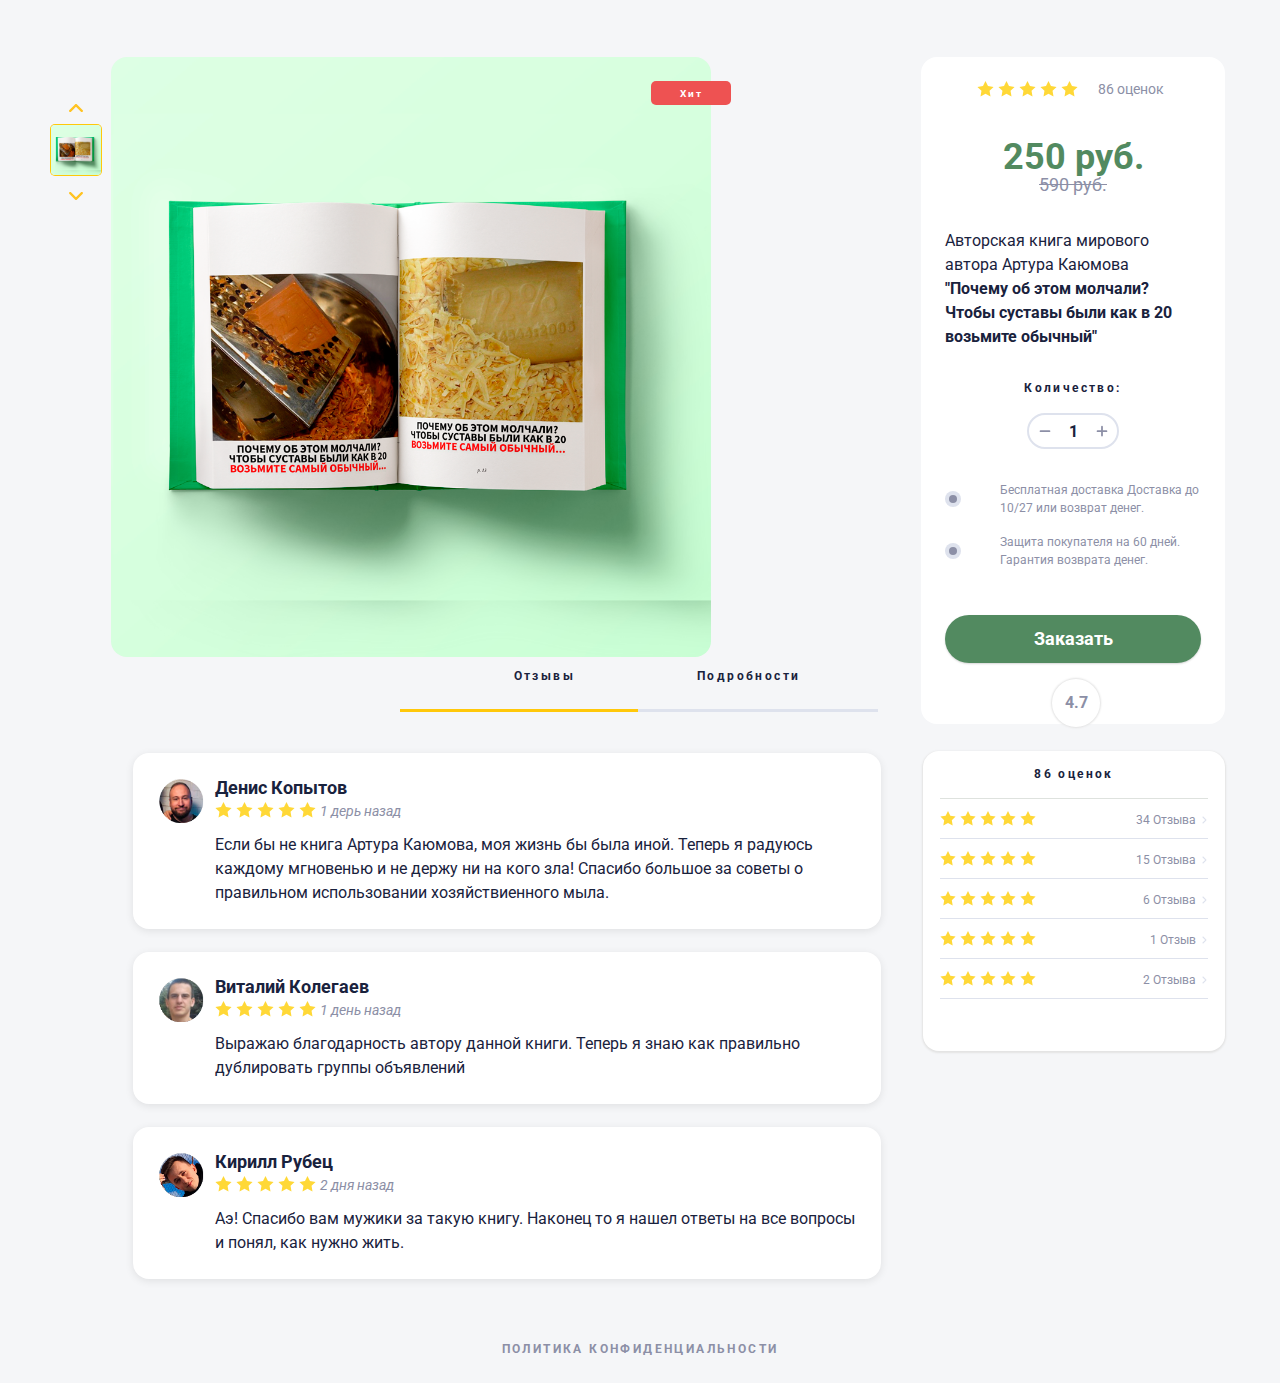
<file: safepage.html>
<!DOCTYPE html>
<html>
<head>
    <meta charset="utf-8">
    <meta name="viewport" content="width=device-width, initial-scale=1.0">
    <meta http-equiv="X-UA-Compatible" content="ie=edge">
    <title>Sihir Perubahan Warna Keramik Cangkir Panas Sensitif Mug Dua Belas Rasi Bintang Suhu Berubah Cokelat
        Kehitaman Mug Hadiah</title>
    <link href="https://fonts.googleapis.com/css?family=Roboto:400,700&display=swap" rel="stylesheet">
    <link href="css1/style1.css" rel="stylesheet">
    <script src="https://code.jquery.com/jquery-3.4.1.slim.min.js"></script>
<!--- Скрипт блокировки скролла-->
    <script>
        $(document).ready(function () {
            function scrollTo(hash) {
                location.hash = "#" + hash;
            }

            var c = $('#disable_bl').offset().top;

            scrollTo('disable_bl');
            $(window).scroll(function () {
                if ($(window).scrollTop() <= c) {
                    $('html,body').animate({scrollTop: $('#disable_bl').offset().top}, 0);
                }
            })
        })</script>
        <!--- Скрипт блокировки скролла-->
</head>
<body>
<div class="all">
    <div class="main-block">
        <div class="sell_block">

            <header>

                <div class="photo">
                    <div class="popular popular-hide">
                        <p>Хит</p>
                    </div>
                    <div class="pic">
                        <img src="image1/1.png" class="main-photo">
                    </div>
                    <div class="image-slider">
                        <img src="image1/image1/left-arrow.svg" class="left-arrow" alt="">
                        <img class='image_thumb active' src='image1/1.png'>

                        <!-- NEW IMAGE -->
                        <img src="image1/image1/right-arrow.svg" class="right-arrow" alt="">


                    </div>


                </div>
                <div class="info">
                    <div class="info-stars">
                        <div class="stars">
                            <img src="image1/image1/star.svg" alt="">
                            <img src="image1/image1/star.svg" alt="">
                            <img src="image1/image1/star.svg" alt="">
                            <img src="image1/image1/star.svg" alt="">
                            <img src="image1/image1/star.svg" class="last" alt="">
                            <span class="statReviews">86 оценок</span>
                        </div>
                    </div>
                    <div class="title">
                        <p class="price"><span class="newPrice"> 250 руб. </span><span></span></p>
                        <p class="low-price"><span class="oldPrice"> 590 руб. </span><span></span></p>
                        <div class="block-of-prod-info">
                            <p class="product-info">Авторская книга мирового автора Артура Каюмова </br> <b>"Почему об
                                этом молчали? Чтобы суставы были как в 20 возьмите обычный"</b></p>
                        </div>
                        <p class="quantity">Количество:</p>
                        <div class="add-block">
                            <img src="image1/image1/invalid-name1-1.svg" class="minus" alt="">
                            <span class="count">1</span>
                            <img src="image1/image1/invalid-name1.svg" class="plus" alt="">
                        </div>
                        <div>
                            <div class="guar guar1">
                                <img src="image1/image1/circle.svg" class="guarantees-img1" alt="">
                                <p class="guarantees guarantees1">Бесплатная доставка Доставка до 10/27 или возврат
                                    денег.</p>
                            </div>
                            <div class="guar">
                                <img src="image1/image1/circle.svg" class="guarantees-img2" alt="">
                                <p class="guarantees guarantees2">Защита покупателя на 60 дней. Гарантия возврата
                                    денег.</p>
                            </div>
                        </div>
                        <a href="subscribe.html" style="text-decoration:none">
                            <div class="button">
                                <p>Заказать</p>
                            </div>
                        </a>
                    </div>
                </div>

            </header>
        </div>
        <div class="s0">
            <div class="change-blocks">
                <div class="change-block change-block-reviews">
                    <p class="reviews">Отзывы</p>
                    <div class="shape shape1" id='now'></div>
                </div>
                <div class="change-block change-block-details">
                    <p class="details">Подробности</p>
                    <div class="shape shape2"></div>
                </div>
            </div>
            <div class="Rating">
                <div class="bigstar">
                    <p>4.7</p>
                </div>
                <div class="rating">
                    <div class="rating-header">
                        <p>86 оценок</p>

                    </div>
                    <div class="rating-content">
                        <div class="stars-persant">
                            <img src="image1/image1/star.svg" alt="">
                            <img src="image1/image1/star.svg" alt="">
                            <img src="image1/image1/star.svg" alt="">
                            <img src="image1/image1/star.svg" alt="">
                            <img src="image1/image1/star.svg" alt="">
                            <div class="right">
                                <p>34 Отзыва</p>
                                <img src="image1/image1/right-grey-arrow.svg" class="grey-arrow" alt="">
                            </div>
                        </div>

                        <div class="stars-persant">
                            <img src="image1/image1/star.svg" alt="">
                            <img src="image1/image1/star.svg" alt="">
                            <img src="image1/image1/star.svg" alt="">
                            <img src="image1/image1/star.svg" alt="">
                            <img src="image1/image1/star.svg" alt="">
                            <div class="right">
                                <p>15 Отзыва</p>
                                <img src="image1/image1/right-grey-arrow.svg" class="grey-arrow" alt="">
                            </div>
                        </div>
                        <div class="stars-persant">
                            <img src="image1/image1/star.svg" alt="">
                            <img src="image1/image1/star.svg" alt="">
                            <img src="image1/image1/star.svg" alt="">
                            <img src="image1/image1/star.svg" alt="">
                            <img src="image1/image1/star.svg" alt="">
                            <div class="right">
                                <p>6 Отзыва</p>
                                <img src="image1/image1/right-grey-arrow.svg" class="grey-arrow" alt="">
                            </div>
                        </div>
                        <div class="stars-persant">
                            <img src="image1/image1/star.svg" alt="">
                            <img src="image1/image1/star.svg" alt="">
                            <img src="image1/image1/star.svg" alt="">
                            <img src="image1/image1/star.svg" alt="">
                            <img src="image1/image1/star.svg" alt="">
                            <div class="right">
                                <p>1 Отзыв</p>
                                <img src="image1/image1/right-grey-arrow.svg" class="grey-arrow" alt="">
                            </div>
                        </div>
                        <div class="stars-persant">
                            <img src="image1/image1/star.svg" alt="">
                            <img src="image1/image1/star.svg" alt="">
                            <img src="image1/image1/star.svg" alt="">
                            <img src="image1/image1/star.svg" alt="">
                            <img src="image1/image1/star.svg" alt="">
                            <div class="right">
                                <p>2 Отзыва</p>
                                <img src="image1/image1/right-grey-arrow.svg" class="grey-arrow" alt="">
                            </div>
                        </div>
                    </div>
                </div>
            </div>

        </div>
        <div class="Reviews">
            <div class="comments">


                <div class="comment  white_comment">
                    <img src="image1/ava1.png" class="ava" alt="">
                    <p class="name">Денис Копытов</p>
                    <div class="stars1">
                        <img src="image1/star.svg" alt="">
                        <img src="image1/star.svg" alt="">
                        <img src="image1/star.svg" alt="">
                        <img src="image1/star.svg" alt="">
                        <img src="image1/star.svg" class="last" alt="">
                        <span>1 дерь назад</span>
                    </div>
                    <p class="comment-content">Если бы не книга Артура Каюмова, моя жизнь бы была иной. Теперь я радуюсь
                        каждому мгновенью и не держу ни на кого зла! Спасибо большое за советы о правильном
                        использовании хозяйствиенного мыла.</p></div>

                <div class="comment  white_comment">
                    <img src="image1/ava2.png" class="ava" alt="">
                    <p class="name">Виталий Колегаев</p>
                    <div class="stars1">
                        <img src="image1/star.svg" alt="">
                        <img src="image1/star.svg" alt="">
                        <img src="image1/star.svg" alt="">
                        <img src="image1/star.svg" alt="">
                        <img src="image1/star.svg" class="last" alt="">
                        <span>1 день назад</span>
                    </div>
                    <p class="comment-content">Выражаю благодарность автору данной книги. Теперь я знаю как правильно
                        дублировать группы объявлений</p></div>

                <div class="comment  white_comment">
                    <img src="image1/ava3.png" class="ava" alt="">
                    <p class="name">Кирилл Рубец</p>
                    <div class="stars1">
                        <img src="image1/star.svg" alt="">
                        <img src="image1/star.svg" alt="">
                        <img src="image1/star.svg" alt="">
                        <img src="image1/star.svg" alt="">
                        <img src="image1/star.svg" class="last" alt="">
                        <span>2 дня назад</span>
                    </div>
                    <p class="comment-content">Аэ! Спасибо вам мужики за такую книгу. Наконец то я нашел ответы на все
                        вопросы и понял, как нужно жить.</p></div>
                <!-- NEW COMMENT -->
            </div>
        </div>
        <div class="Details" style="display: none">
            <p><span class="grey-color"> - Nama Merek: </span> NoEnName_Null </p>
            <p><span class="grey-color"> - Bahan: </span> Керамик </p>
            <p><span class="grey-color"> - Tipe Keramik: </span> Porselen </p>
            <p><span class="grey-color"> - Spesifikasi: </span> 1 </p>
            <p><span class="grey-color"> - Сертификаты: </span> CE /EU </p>
            <p><span class="grey-color"> - Сертификаты: </span> CIQ </p>
            <p><span class="grey-color"> - Сертификаты: </span> EEC </p>
            <p><span class="grey-color"> - Сертификаты: </span> FDA </p>
            <p><span class="grey-color"> - Сертификаты: </span> LFGB </p>
            <p><span class="grey-color"> - Сертификаты: </span> SGS </p>
            <p><span class="grey-color"> - Аксесорис: </span> Танпа Апа-Апа </p>
            <p><span class="grey-color"> - Фитур: </span> Рама Лингкунган </p>
            <p><span class="grey-color"> - Fitur: </span> Persediaan </p>
            <p><span class="grey-color"> - Дженис: </span> кружка Копи </p>
            <p><span class="grey-color"> - Gaya: </span> Креатиф </p>
            <p><span class="grey-color"> - Бентук Багян: </span> Пеганган </p>
            <p><span class="grey-color"> - Номорская модель: </span> B065122 </p>
            <!--newDet-->
        </div>


        <div style="clear: both;"></div>
    </div>
</div>
<a href="policy.html" style="text-decoration: none;"><p class="privacy">ПОЛИТИКА КОНФИДЕНЦИАЛЬНОСТИ</p></a>
</file>
<file: css1/style1.css>
.grey-color{
     color: #bbbbbb;
}
body{
    padding: 64px 20px 0 20px;
    margin: 0;
    font-family: 'Roboto', sans-serif;
        background-color: #f5f6f8;
}
.main-block{
    max-width: 1266px;
    border-radius: 16px;
    padding: 16px 31px;
    margin-left: auto;
    margin-right: auto;
}
.sell_block{
    margin-bottom: 96px;
}
header{
    min-height: 50px;
}
.main-photo{
    display: block;
    max-width: 688px;
    width:100%;
    border-radius: 16px;
}
.image_thumb{
    max-width: 80px;
    border-radius: 4px;
    margin-right: 0px;
    margin-bottom: 10px;
    border-radius: 4px;
    box-shadow: 0 0 0 1px #e3e3e3;
    display: block;

}
.left-arrow{
    transform: rotate(90deg);
    width: 14px;
    margin-bottom: 18px;
    margin-left: auto;
    margin-right: auto;
    margin-top: 14px;
    display: block;
    margin-bottom: 10px;
}
.right-arrow{
    transform: rotate(90deg);
    width: 14px;
    margin-left: auto;
    margin-right: auto;

    margin-bottom: 18px;
    margin-top: 14px;
    display: block;
}
.active{
    box-shadow: 0 0 0 1px #ffc80a;
}
.image_thumb:last-child{
    margin-right: 0px;
}
.photo{
    position: relative;
    display: block;
    max-width: 900px;
    width:100%;
    height: 667px;
    float: left;
    margin-right: 40px;
}
.image-slider{
    text-align: center;
    display: inline;
    float: left;
    bottom: 24px;
    margin-left: 100px;
    margin-top: 30px;
}
.pic{
    display: inline;
    float: right;
    max-width: 667px;
    width:100%;
}
.info{
    background: #fff;
    border-radius: 16px;
    float: right;
    max-width: 256px;
    padding: 24px 24px 35px 24px;
    width: 100%;
    min-height: 608px;
    margin-right: 18px;
}
.info-stars{
    display: block;
    height: 24px;
    margin-bottom: 40px;
    text-align: center;
}
.stars{
    float:left;
    height: 20px;
    padding-bottom: 5px;
    width: 250px;
    display: block;
}
.stars span{
    vertical-align: top;
    font-size: 14px;
    line-height: 1.14;
    display: inline-block;
    height: 5px;
    padding-top:1px;
    color: #8c8fa6;

}
.stars img{
    display: inline-block;
    margin-top: 0px;
    height: 16px;
    width: 17px;
    margin-right: 0px;
}
.stars .last{
    margin-right: 16px;
}
.popular p{
    font-size: 10px;
    font-weight: bold;
    letter-spacing: 2px;
    text-align: center;
    color: #ffffff;
    margin: 0;
}
.popular{
    width: 80px;
    padding-top: 7px;
  height: 17px;
  border-radius: 5px;
  background-color: #ee5252;
    float: right;
}
.price{
    font-size: 36px;
    font-weight: bold;
    line-height: 0.89;
    margin-bottom: 0;
    text-align: center;
    color: #528a60;
}
.low-price{
    line-height: 1;
    margin-top: 0;
    margin-bottom: 32px;
    text-decoration: line-through;
    font-size: 18px;
    line-height: 1.33;
    text-align: center;
    color: #8c8fa6;
}
.block-of-prod-info{
    display: block;
    max-width: 400px;
    margin-bottom: 32px;
}
.product-info{
    font-size: 16px;
    line-height: 1.5;
    color: #19223d;
    margin: 0;
}
.quantity{
    font-size: 12px;
    font-weight: bold;
    line-height: 1.33;
    letter-spacing: 2.4px;
    color: #19223d;
    margin-top: 0;
    text-align: center;
    margin-bottom: 16px;
}
.add-block{
    display: block;
    margin-left: auto;
    margin-right: auto;
    width: 88px;
  height: 32px;
  border: solid 2px #dee2ed;
    margin-bottom: 32px;
    text-align: center;
    border-radius: 24px;
}
.add-block img{
    width: 30px;
    margin-top: 2px;

}
.add-block span{
    vertical-align: top;
    height: 5px;
    display:inline-block;
    padding-top:7px;
    margin-left: 5px;
    margin-right: 5px;
    font-size: 16px;
    font-weight: bold;
    color: #19223d;
}
.guarantees-img1{
    float: left;
    margin-top: 10px;
}
.guarantees-img2{
    float: left;
    margin-left: 0px;
    margin-top: 10px;

}
.guarantees{
    font-size: 12px;
    line-height: 1.5;
    color: #8c8fa6;
}
.guar{
    display: block;
}
.guar1{
    margin-bottom: 16px;
}
.guarantees1{
    margin: 0 0 0 55px;
}
.guarantees2{
    margin: 0 0 0 55px;
}
.button{
display: block;
margin-left: auto;
margin-right: auto;
  margin-top: 46px;
  padding-top: 13px;
  border-radius: 5px;
  width: 256px;
  height: 35px;
  border-radius: 24px;
  box-shadow: 0 1px 2px 0 rgba(0, 0, 0, 0.16);
  background-color: #528a60;
}
.button p{
    margin: 0;
    text-align: center;
    font-size: 18px;
    font-weight: bold;
    text-align: center;
    color: #ffffff;
}
.Reviews{
    float: left;
    max-width: 823px;
    width: 100%;
}
.comment{
    width: 700px;
    margin-left: 82px;
    display: block;
    margin-bottom: 23px;

}
.white_comment{
    background: #fff;
    padding: 24px;
    border-radius: 16px;
    box-shadow: 0 2px 8px 0 rgba(0, 0, 0, 0.09);
}
.comment .ava{
    float: left;
    border-radius: 50%;
    width: 48px;
}
.comment p{
    margin-left: 58px;
    margin-top: 6px;
}
.comment .stars1{
    height: 20px;
    padding-bottom: 5px;
    width: 250px;
    display: block;
    margin-left: 58px;
}
.comment .name{
    margin-left: 58px;
    font-size: 18px;
    font-weight: bold;
    color: #19223d;
    margin-top: 0;
    margin-bottom: 4px;
}
.stars1 span{
    vertical-align: top;
    font-size: 14px;
    line-height: 1.14;
    display: inline-block;
    height: 5px;
    padding-top:2px;
    color: #8c8fa6;
    font-style: italic;
    margin: 0;

}
.stars1 img{
    display: inline-block;
    margin-top: 0px;
    height: 16px;
    width: 17px;
    margin-right: 0px;
}
.comment .comment-content{
    font-size: 16px;
    line-height: 1.5;
    color: #19223d;
    margin-bottom: 0;
}
.s0{
    display: block;
}
.com_bl{
    display: block;
    float: left;
    position: relative;
    top: 61px;
    margin-top: -40px
}
.block_star{
    display: block;
}
.com_bl p{
    display: block;
    margin-left: 0;
    color: #8c8fa6;
    vertical-align: center;
    margin-bottom: 8px;
}
.change-blocks{
    display: block;
    margin-left: auto;
    margin-right: auto;
    width: 480px;
    margin-bottom: 37px;
}
.change-block{
    display: inline-block;
    max-width: 234px;
    cursor: pointer;

}
.change-block-reviews, .change-block-details{
    outline: none;
    -webkit-tap-highlight-color: rgba(0, 0, 0, 0);
}
.change-buttons{
    display: block;
    max-width: 234px;
    margin-left: auto;
    margin-right: auto;
}
.shape{
    display: inline-block;
    width: 240px;
    height: 3px;
    background-color: #dee2ed;
    margin-right: -4px;

}
#now{
    background-color: #ffc80a;
}
.popular-hide{
    display: block;
    top: 24px;
    left: 205px;
    position: absolute;
}
.details, .reviews{
    display: block;
    float: left;
    margin-left: 59px;
    font-size: 12px;
    font-weight: bold;
    line-height: 1.33;
    letter-spacing: 2.4px;
    color: #19223d;
}
.reviews{
    float: right;
    margin-right: 59px;
}
.Details{
    float: unset;
    margin-left: 105px;
    max-width: 718px;
    padding: 24px;
    border-radius: 16px;
    background: #fff;
    box-shadow: 0 2px 8px 0 rgba(0, 0, 0, 0.09);
    margin-top: 0px;
}
.Details p {
    margin: 0;
}
.Rating{
    float: right;
    position: relative;
    top: -90px;
    width: 316px;
    height: 400px;
    border-radius: 16px;

}
.Rating .bigstar{
    width: 48px;
  height: 48px;
  display: block;
  margin-left: auto;
  margin-right: auto;
  margin-bottom: 24px;
  background-color: #ffffff;
  text-align: center;
  border-radius: 50%;
  box-shadow: 0 0 2px 1px #e3e3e3;
}
.Rating .bigstar img{
    margin-top: 14px;
    margin-left: 1px;
}
.Rating .bigstar p{
    line-height: 3;
    color: #8c8fa6;
    font-size: 16px;
    font-weight: bold;
}
.rating{
    width: 268px;
    height: 300px;
    padding-left: 17px;
    padding-right: 17px;
    border-radius: 16px;
    background-color: #ffffff;
    box-shadow:  0px 1px 2px 1px #e3e3e3
}
.rating-header{
    border-bottom: 1px solid #dee2de;
    padding-bottom: 15px;
    padding-top: 16px;
}
.rating-header p, .rating-header img{

}
.rating-header p{
    margin-top: 0;
    margin-bottom: 0px;
    font-size: 12px;
    font-weight: bold;
    line-height: 1.33;
    letter-spacing: 2.4px;
    text-align: center;
    color: #19223d;
}
.rating-header img{
    height: 16px;
    width: 17px;
}
.stars-persant{
    margin-top: 12px;
    padding-bottom: 8px;
    border-bottom: 1px solid #dee2ed;
}
.stars-persant .grey-arrow{
    display: inline;
    height: 12px;
    width: 7px;
    vertical-align: center
}
.rating-content .stars-persant p:first-child{
    margin-top: 24px;
}
.stars-persant .right{
    float: right;
}
.rating-content .stars-persant p{
    display: inline;
    font-size: 12px;
    line-height: 1.5;

    margin-right: 1px;
    color: #8c8fa6;
    vertical-align: top;
    margin-left: 24px;
    margin-bottom: 5px;
}
.rating-content .stars-persant p span{
    color: #bbbbbb;
}

.privacy{
    font-size: 12px;
    font-weight: bold;
    line-height: 1.33;
    margin-top: 24px;
    margin-bottom: 25px;
    letter-spacing: 2.4px;
    text-align: center;
    color: #8c8fa6;
}
/*FORM*/

.form{
    max-width: 500px;
    width: 290px;
    height: 380px;
    background: #fff;
    position: fixed;
    top: 50%;
    margin-top: -250px;
    left: 50%;
    margin-left: -145px;
    border-radius: 16px;
    box-shadow: 0 0 2px 1px #dee2de;
    text-align: center;
    color: #19223d;
    padding-top: 120px
}
.form div{
    position: relative;
}
.form input{
    width: 250px;
    height: 30px;
    border-radius: 4px;
    border: solid 1px #ff4a5d;
    background-color: #ffffff;
    margin-top: 10px;
    margin-bottom: 24px;
    font-size: 16px;
    padding-left: 3px
}
.opac{
    opacity: 0.1;
    position: fixed;
}
.form .button2{
    width: 184px;
    height: 37px;
    margin-top: 46px;
    border-radius: 5px;
    box-shadow: 0 1px 2px 0 rgba(0, 0, 0, 0.16);
    background-color: #ff4a5d;
    color: #fff;
    font-size: 18px;
}
.cross{
    position: absolute;
    top: -110px;
    right: 10px;;
}

/*FORM*/
@media(max-width:1376px){
    .photo{
        width: 820px;
    }
    .image-slider{
        margin-left: 40px;
    }
    .popular-hide{
        left: unset;
        right: -20px;;
    }
}
@media(max-width:1368px){
    .image-slider{
        margin-left: 0px;
    }
    .image_thumb{
        width: 50px;
    }
    .pic{
        max-width: 600px;;
    }

    .main-photo{
        display: block;
        max-width: 600px;
        width:100%;
        border-radius: 16px;
    }
    .Rating{
        width: 306px
    }
    .photo{
        position: relative;
        display: block;
        max-width: 660px;
        width:100%;
        height: 600px;
        float: left;
        margin-right: 60px;
    }
    .info-stars{
        margin-bottom: 30px;
    }
    .info{
        float: right;

        width: 100%;
        margin-right: 4px;
    }
}
@media(max-width:1308px){
    body{
        padding: 41px 20px 0 20px
    }
    .info{
        float: right;

        width: 100%;

    }
    .Details{
        max-width: 650px;;
    }
    .photo{
        margin-right: 40px;
    }
    .sell_block{
        margin-bottom: 60px;
    }
}
@media(max-width: 1238px){
    .info{
        float: right;
        width: 100%;

    }
    .Reviews{
        float: left;
        max-width: 683px;
        width: auto;
    }
    .Details{
        max-width: 600px;;
    }
    .comment{
        width: 660px;
        margin-left: 52px;
        display: block;
        margin-bottom: 23px;
    }
    .Details{
        max-width: 600px;;
    }
}
@media(max-width: 1196px){
    .info{
        float: right;

        width: 100%;

    }


    .comment{
        width: 600px;
        margin-left: 52px;
        display: block;
        margin-bottom: 23px;
    }
    .Details{
        max-width: 600px;;
    }
}
@media(max-width:1172px){
    .pic{
        float: unset;
    }
    .left-arrow{
        transform: rotate(0);
        display: inline;
        margin-bottom: 28px;

    }
    .right-arrow{
        transform: rotate(0);
        display: inline;
        margin-bottom: 28px
    }

    .image-slider{
        height: 50px;
        position: unset;
        margin-top: 10px;
        display: block;
        float: unset;
    }
    .image_thumb{
        display: inline;
    }
    .photo{
        max-width: 550px;;
        margin-right: 20px;
    }
    .info{
        float: right;

        width: 100%;
    }
    .Details{
        max-width: 560px;
        margin-left: 60px;
    }
}
@media(max-width:1082px){

    .photo{
        max-width: 500px;;
        margin-right: 20px;
    }
    .sell_block{
        margin-bottom: 40px;
    }
    .comment{
        width: 500px;
        margin-left: 32px;
        display: block;
        margin-bottom: 23px;

    }
    .Details{
        max-width: 500px;
        margin-left: 40px;
    }
}
@media(max-width:1028px){

    .photo{
        max-width: 450px;
        height: 550px;
        margin-right: 20px;
    }
    .info{
        float: right;

        width: 100%;

    }
    .add-block{
        margin-bottom: 24px
    }
    .block-of-prod-info{
        margin-bottom: 24px;
    }
    .sell_block{
        margin-bottom: 0px;
    }
    .guarantees{
        font-size: 14px;
    }
    .button{
        margin-top: 30px;
    }
    header{
        min-height: 720px;;
    }
    .comment{
        width: 480px;
        margin-left: 32px;
        display: block;
        margin-bottom: 23px;

    }
    .Details{
        max-width: 480px;
        margin-left: 40px;
    }
}

@media(max-width:978px){
    .info{
        float: right;
        width: 100%;
    }

    .comment{
        width: 450px;
        margin-left: 32px;
        display: block;
        margin-bottom: 23px;

    }
    .Details{
        max-width: 440px;
        margin-left: 32px;
    }
}
@media(max-width:940px){
    .photo{
        max-width: 400px;
        height: 500px;
    }
    .change-blocks{
        width: 405px;
        margin-top: 24px;
    }
    .change-block{
       width: 200px;
    }
    .shape{
        max-width: 200px;;
    }
    .shape2{
        margin-left: -6px;
    }
    .comment{
        max-width: 400px;;
    }
    .Details{
        max-width: 400px;
        margin-left: 32px;
    }
    .info-stars{
        margin-bottom: 24px;
    }
    .low-price{
        margin-bottom: 15px;
    }
    .add-block{
        margin-bottom: 15px
    }
    header{
        min-height: 50px;
    }
    .image_thumb{
        max-width: 42px;
        margin-bottom: 0;
    }
    .left-arrow{
        width: 14px;
        margin-bottom: 15px;
        margin-right: 10px;
        margin-top: 14px;

    }
    .right-arrow{
        width: 14px;
        margin-bottom: 15px;
        margin-top: 14px;
    }
}
@media(max-width: 890px){
    .stars{
        float: right;
    }
    .image_thumb{
        max-width: 48px;
    }

    .left-arrow{
        width: 14px;
        margin-bottom: 18px;
        margin-right: 10px;
        margin-top: 14px;
    }
    .right-arrow{
        width: 14px;
        margin-bottom: 18px;
        margin-top: 14px;
    }
    .comment{
        width: 490px;
        margin-left: 0px;
        display: block;
        margin-bottom: 23px;

    }
    .Details{
        max-width: 900px;
        margin-left: 0px;
    }
    .info{
        float: unset;
        display: block;
        max-width: 700px;
        margin-top: 24px;
        width: auto;
        text-align: center!important;
        min-height: 460px;
        margin-left: auto;
        margin-right: auto;
    }
    .photo{
        position: relative;
        float: unset;
        display: block;
        margin-left: auto;
        margin-right: auto;
        max-width: 550px;
        min-height: 610px;
    }
    .popular-hide{
        display: block;
        position: absolute;
        top: 20px;
        right: -20px;
    }
    .popular-show{
        display: none;
    }
    .block-of-prod-info{
        max-width: 900px;;
    }
    .product-info{
        width: 100%;
        max-width: 900px;
    }
    .button{
        display: block;
        width: 300px;
        margin-left: auto;
        margin-right: auto;
    }
    .quantity{
        text-align: center;
    }
    .add-block{
        display: block;
        text-align: center;
        margin-left: auto;
        margin-right: auto;
    }
    .product-info{
        font-size: 18px;
    }
    .guarantees{
        width: auto;
        padding-top:7px;
        text-align: left;
    }
    .Rating{
        float: unset;
        position: unset;
        max-width: 500px;
        width: auto;
        margin-top: 0;
        display: block;
        margin-left: auto;
        margin-right: auto;
    }
    .rating{
        max-width: 500px;
        width: auto;
    }
    .rating .rating-header{
        text-align: center;;
    }
    .rating-content .stars-persant .bg-grey{
        max-width: 500px;
        width:auto;
        height: 3px;
        background: #dee2ed;
        display: block;
        margin-left: 24px;
        margin-right: 24px;
        margin-bottom: 24px;
    }
    .Reviews{
        float: unset;
        margin-top: 24px;
    }
    .comment{
        max-width: 900px;
        width: auto;
    }

}
@media(max-width:684px){
    .guarantees2{
        padding-top: 5px;
    }
}
@media(max-width:608px){
    .guarantees1{
        padding-top: 5px;
    }
}
@media(max-width:514px){
    .rating .rating-header{
        text-align: left;;
    }
    body{
        padding: 16px 8px 0 8px;
    }
    .main-block{
        padding: 8px;
    }
    .photo{
        min-height: unset;
        height: auto;

    }
    .image-slider{
        width: 100%;
        text-align: center;
        position: unset;
        display: block;

    }
    .popular-hide{
        display: block;
        position: absolute;
        top: 20px;
        right: -5px;
    }
    .change-blocks{
        max-width: 305px;
        width: auto;
    }
    .reviews{
        margin-right: 24px;
    }
    .details{
        margin-left: 24px;
    }
    .change-block{
        width: 150px;
    }
    .shape{
        max-width: 150px;;
    }
}
@media(max-width:440px){
    .image_thumb{
        max-width: 42px;
    }
    .left-arrow{
        width: 14px;
        margin-bottom: 15px;
        margin-right: 10px;
        margin-top: 14px;
    }
    .right-arrow{
        width: 14px;
        margin-bottom: 15px;
        margin-top: 14px;
    }
}
@media(max-width:410px){
    .image_thumb{
        max-width: 42px;
        margin-right: 4px;
    }
    .left-arrow{
        width: 14px;
        margin-bottom: 15px;
        margin-right: 10px;
        margin-top: 14px;
    }
    .right-arrow{
        width: 14px;
        margin-bottom: 15px;
        margin-top: 14px;
    }
    .info{
        min-height: 550px;

    }

    .button{
        width: 260px;
    }
    .comment .stars1{
        width: auto;
    }
}
@media(max-width: 390px){
    .info{
        min-height: 600px;

    }
    .button{
        margin-top: 38px;
        margin-bottom: 37px;
    }
    .guar{
        height: auto;
    }
    .guarantees-img1{
        margin-left: 15px;
        margin-top: 15px;
    }
    .guarantees1{
        margin: 0 0 0 55px;
    }
    .guarantees-img2{
        margin-left: 15px;
        margin-top: 15px
    }
    .guarantees2{
        margin: 0 0 0 55px;
    }
}
@media(max-width: 375px){
    .button{
        width: 240px;
    }
    .image_thumb{

        max-width: 38px;
        margin-right: 0px;
    }
    .left-arrow{
        width: 14px;
        margin-bottom: 13px;
        margin-right: 2px;
        margin-top: 14px;
    }
    .right-arrow{
        width: 14px;
        margin-bottom: 13px;
        margin-top: 14px;
    }
    .guarantees-img1{
        margin-left: 15px;
        margin-top: 27px;
    }

    .guarantees-img2{
        margin-left: 15px;
        margin-top: 27px
    }
}
@media(max-width:338px){
    .change-blocks{
        max-width: 295px;
        width: auto;
    }
    .reviews{
        margin-right: 24px;
    }
    .details{
        margin-left: 24px;
    }
    .change-block{
        width: 145px;
    }
    .shape{
        max-width: 145px;;
    }
    .shape2{
        max-width: 149px;
        margin-left: -4px;
    }
}
@media(max-width:328px){
    .guarantees-img2{
        margin-top: 32px;
    }
    .guarantees2{
        padding-top: 0;
    }
    .change-blocks{
        max-width: 290px;
        width: auto;
    }
    .reviews{
        margin-right: 24px;
    }
    .details{
        margin-left: 24px;
    }
    .change-block{
        width: 141px;
    }
    .shape{
        max-width: 141px;;
    }
    .shape2{
        max-width: 145px;
        margin-left: -4px;
    }
}
</file>
